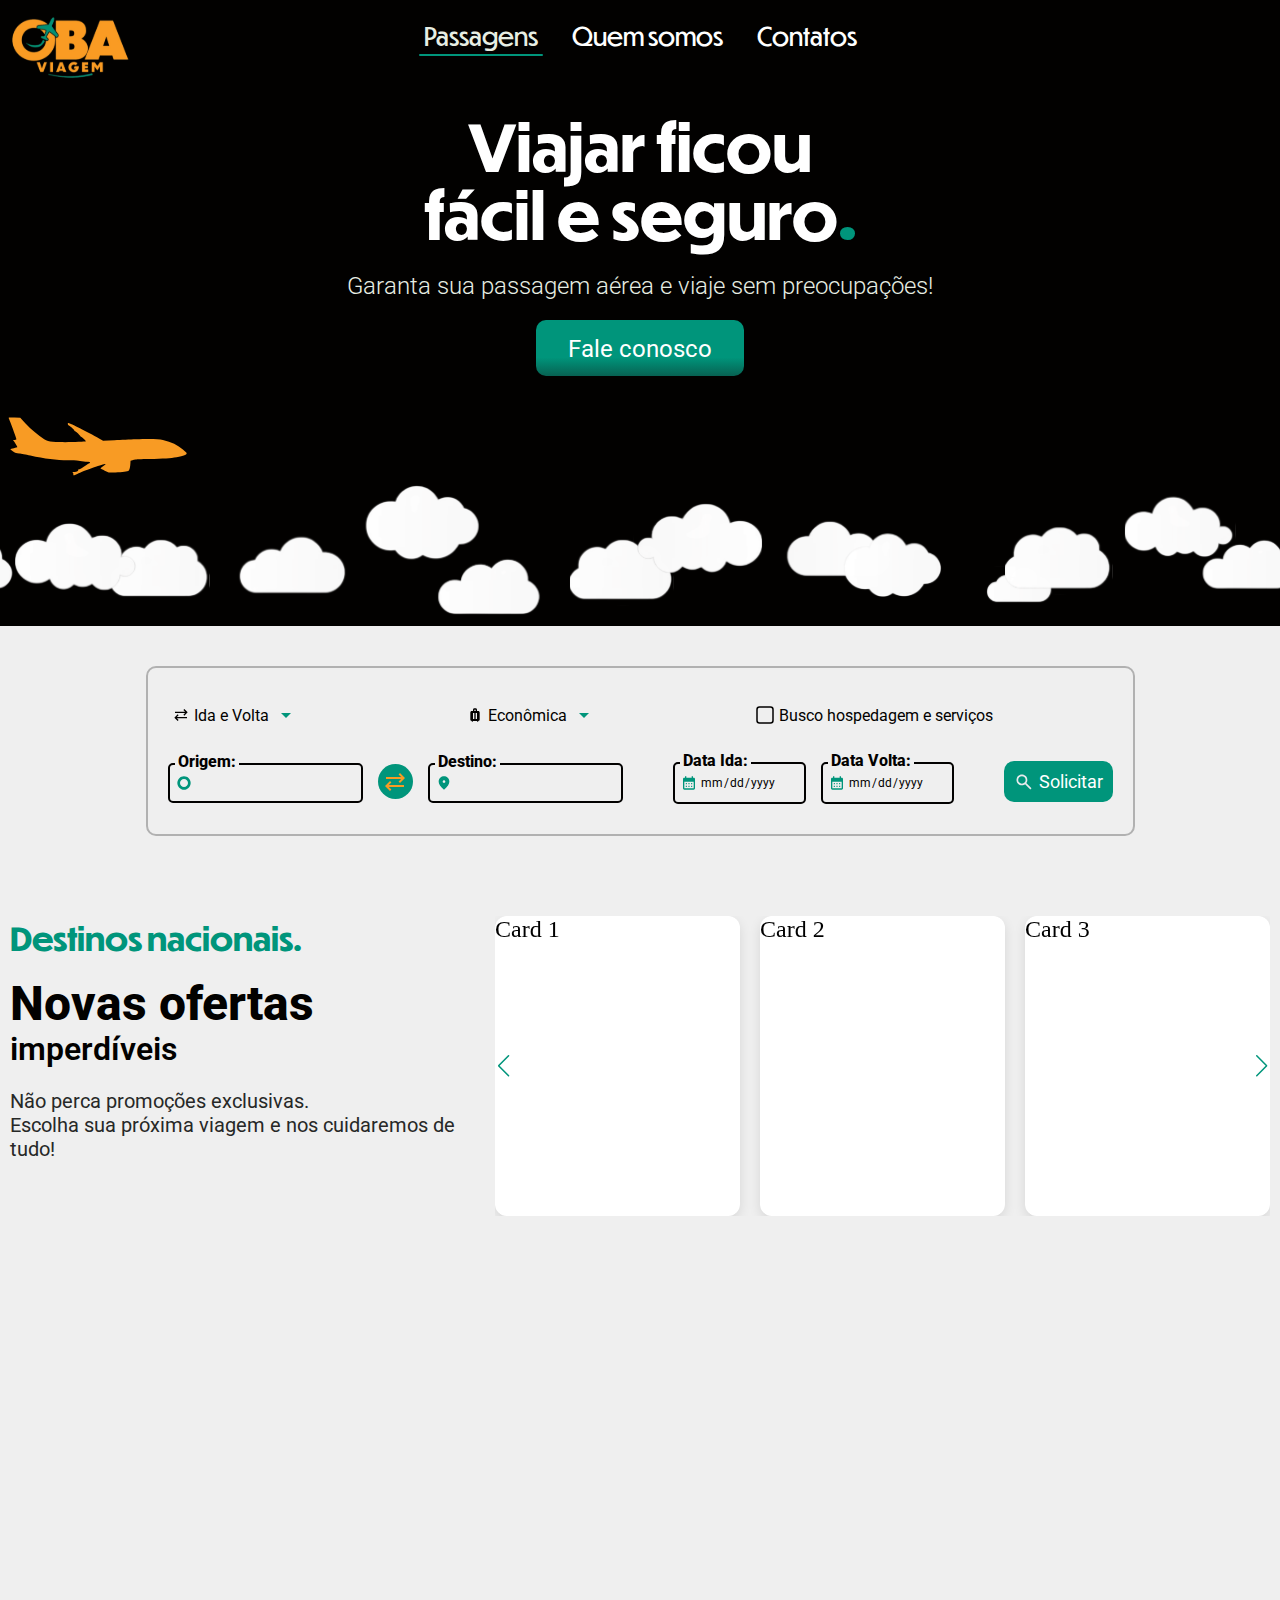
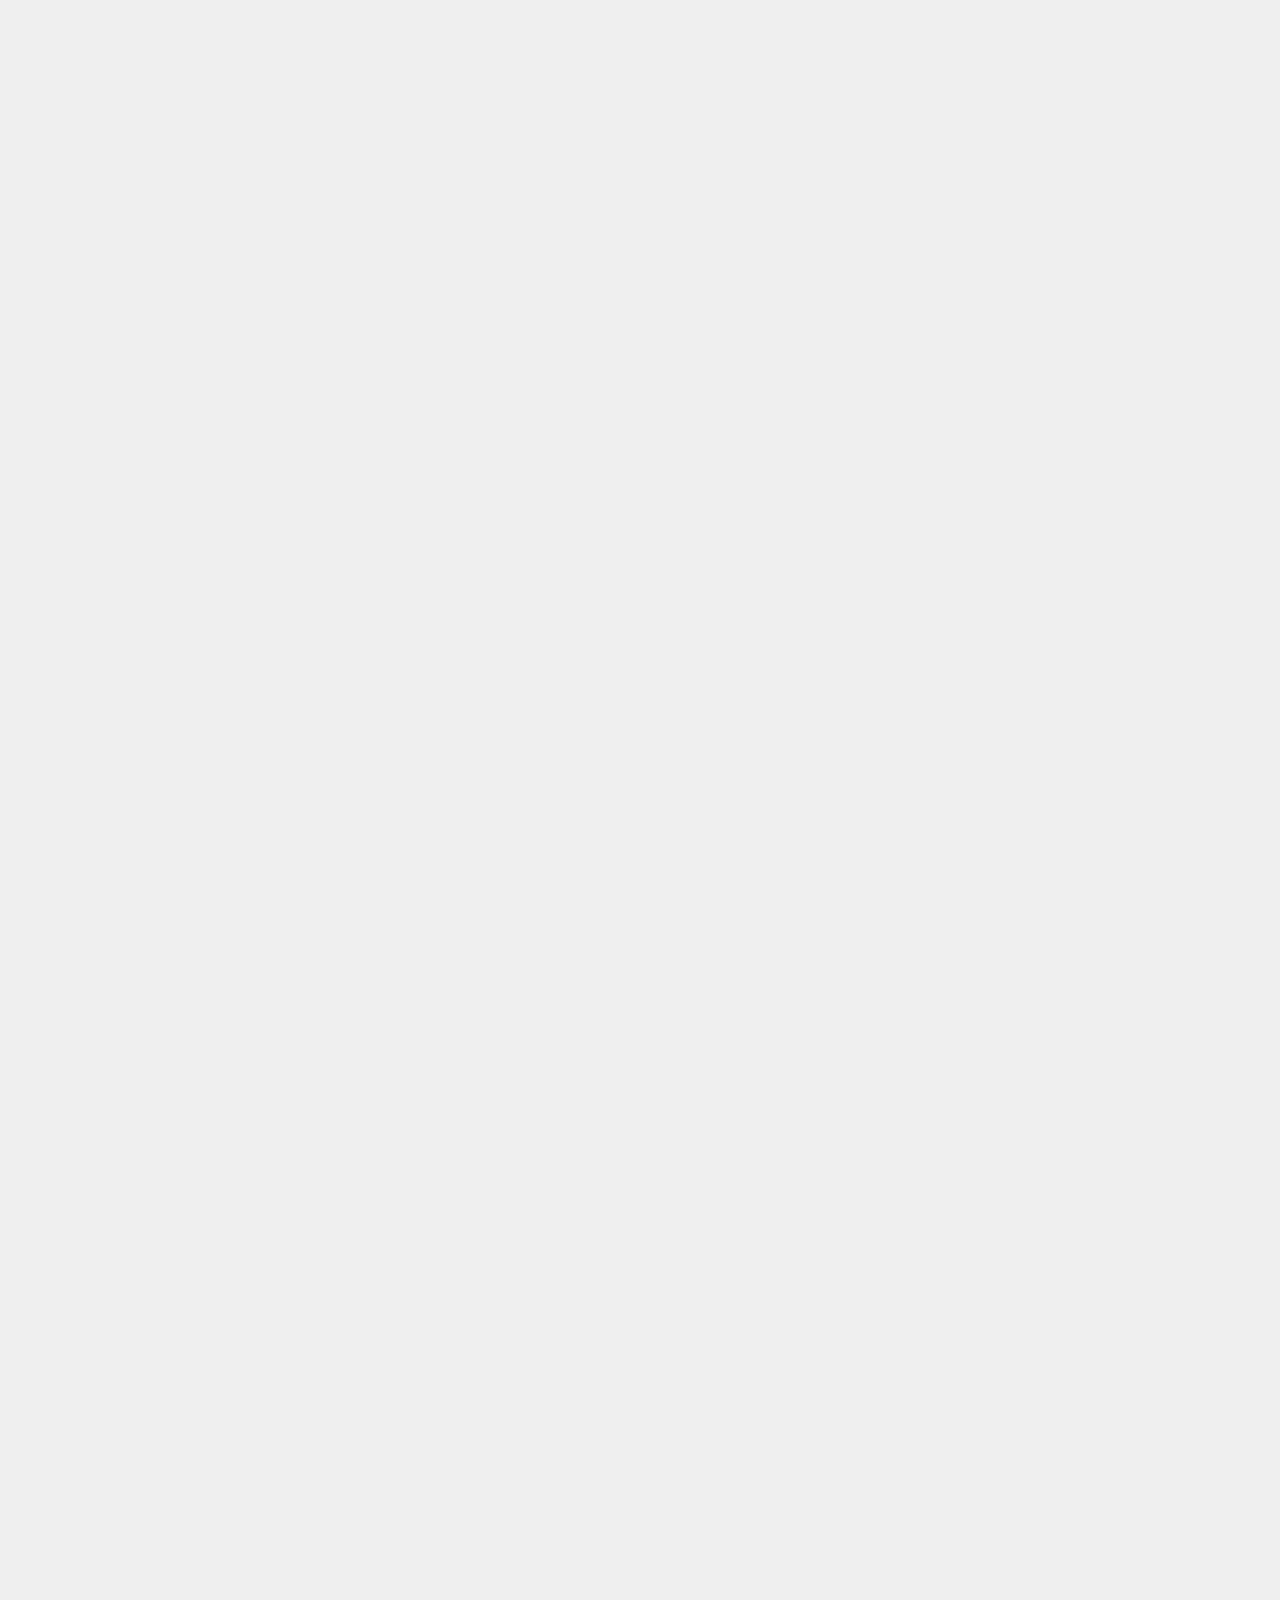
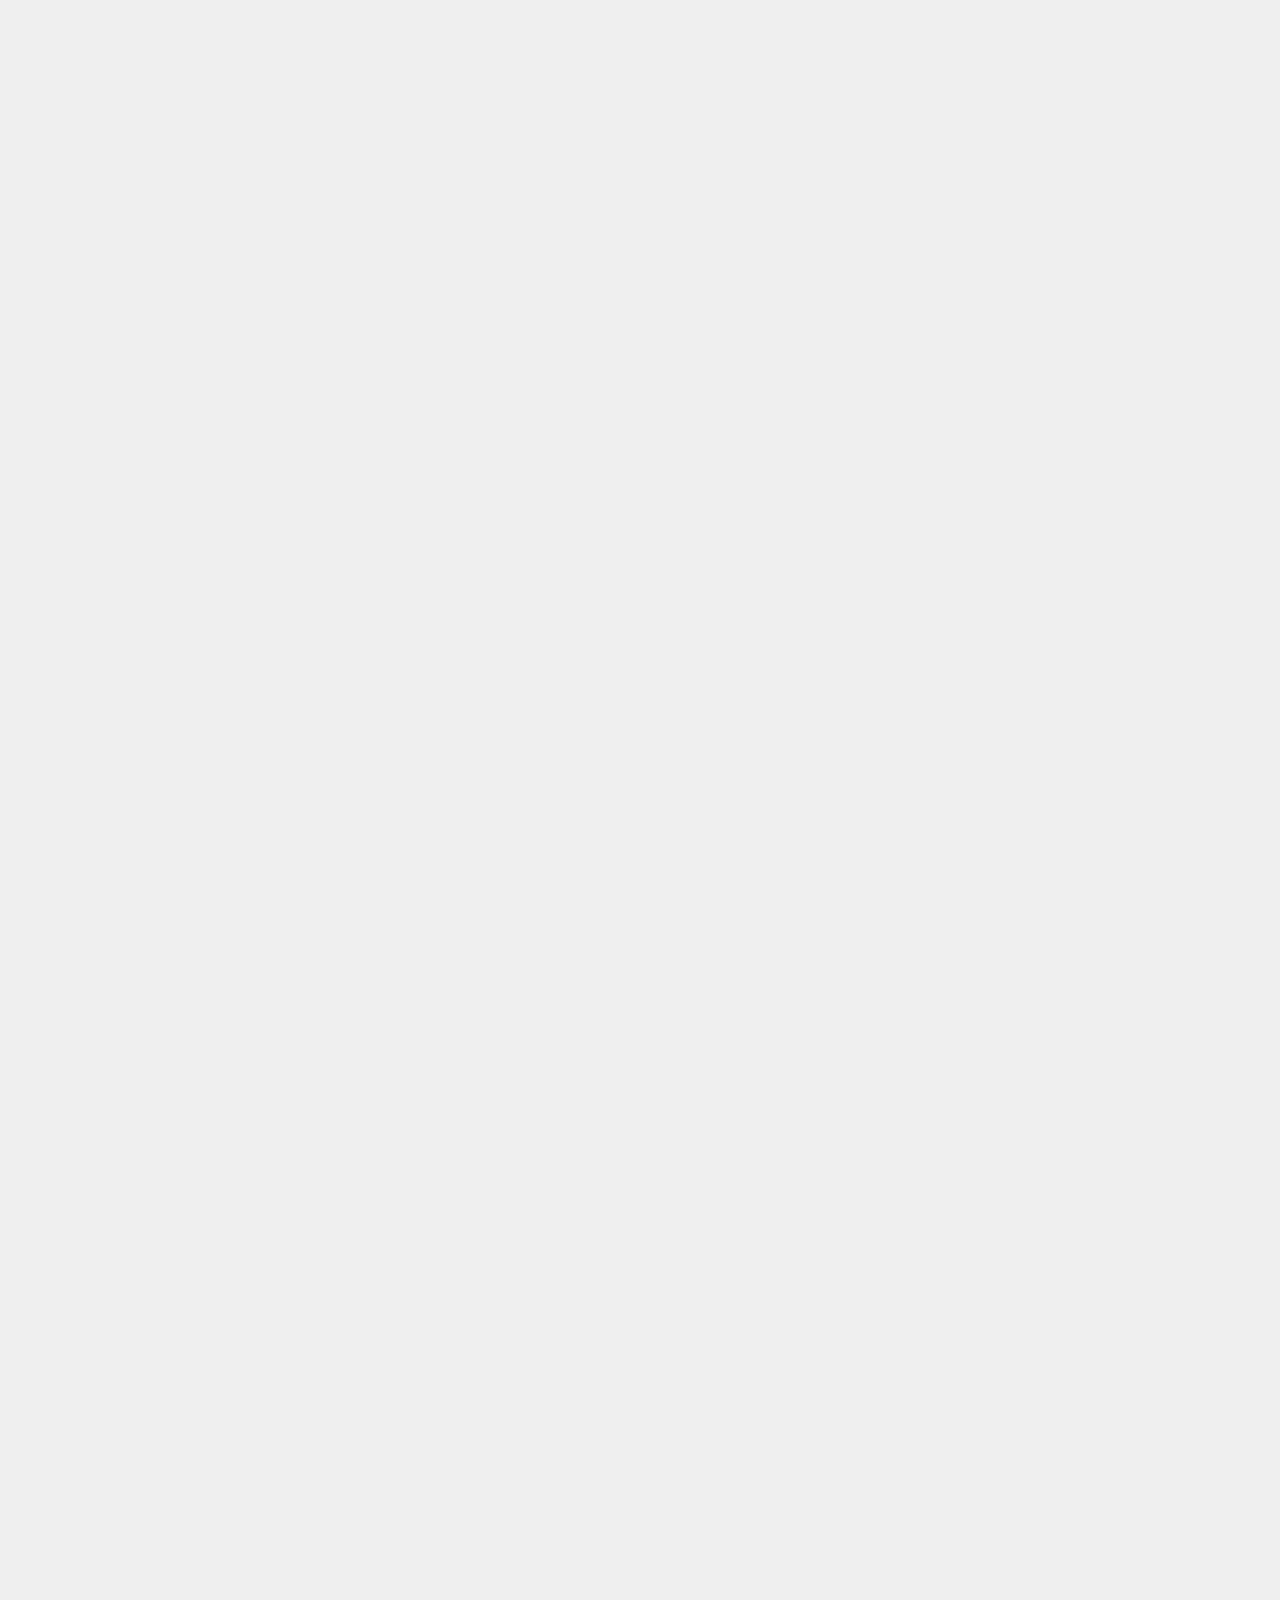
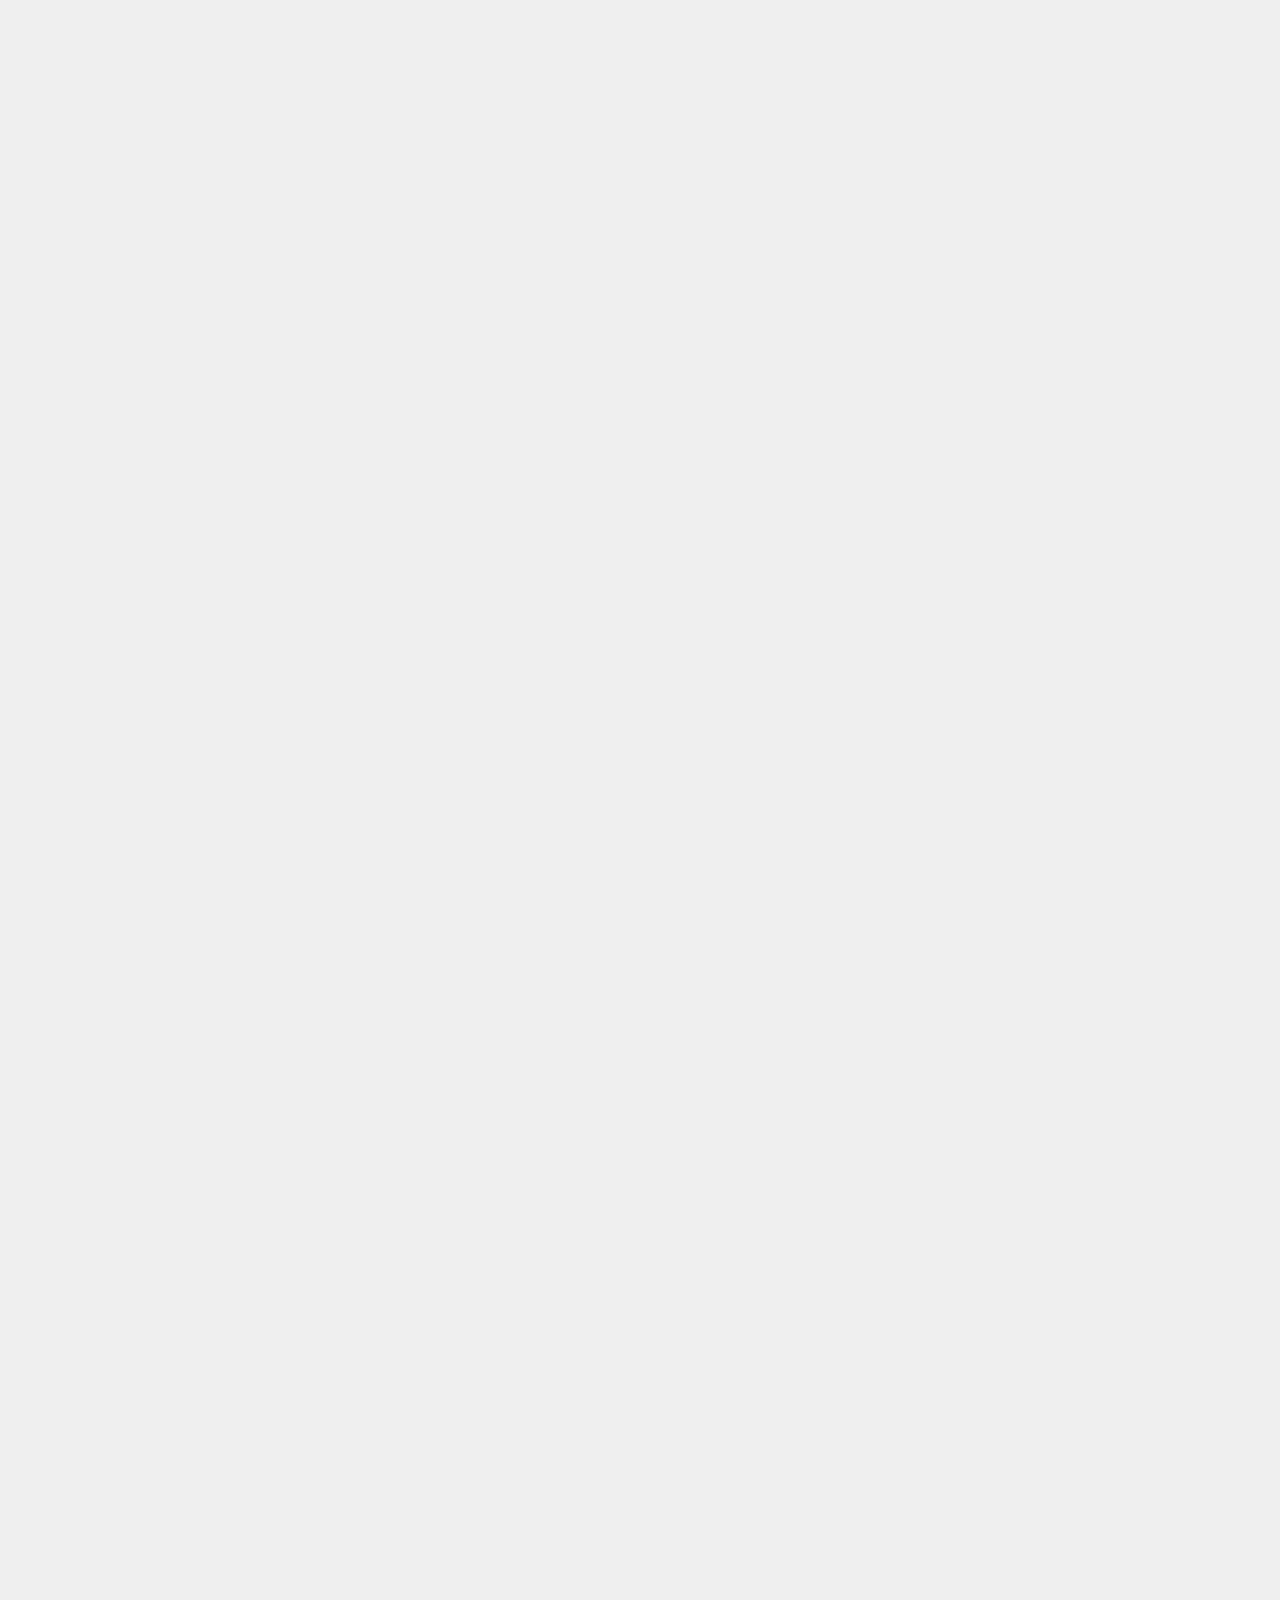
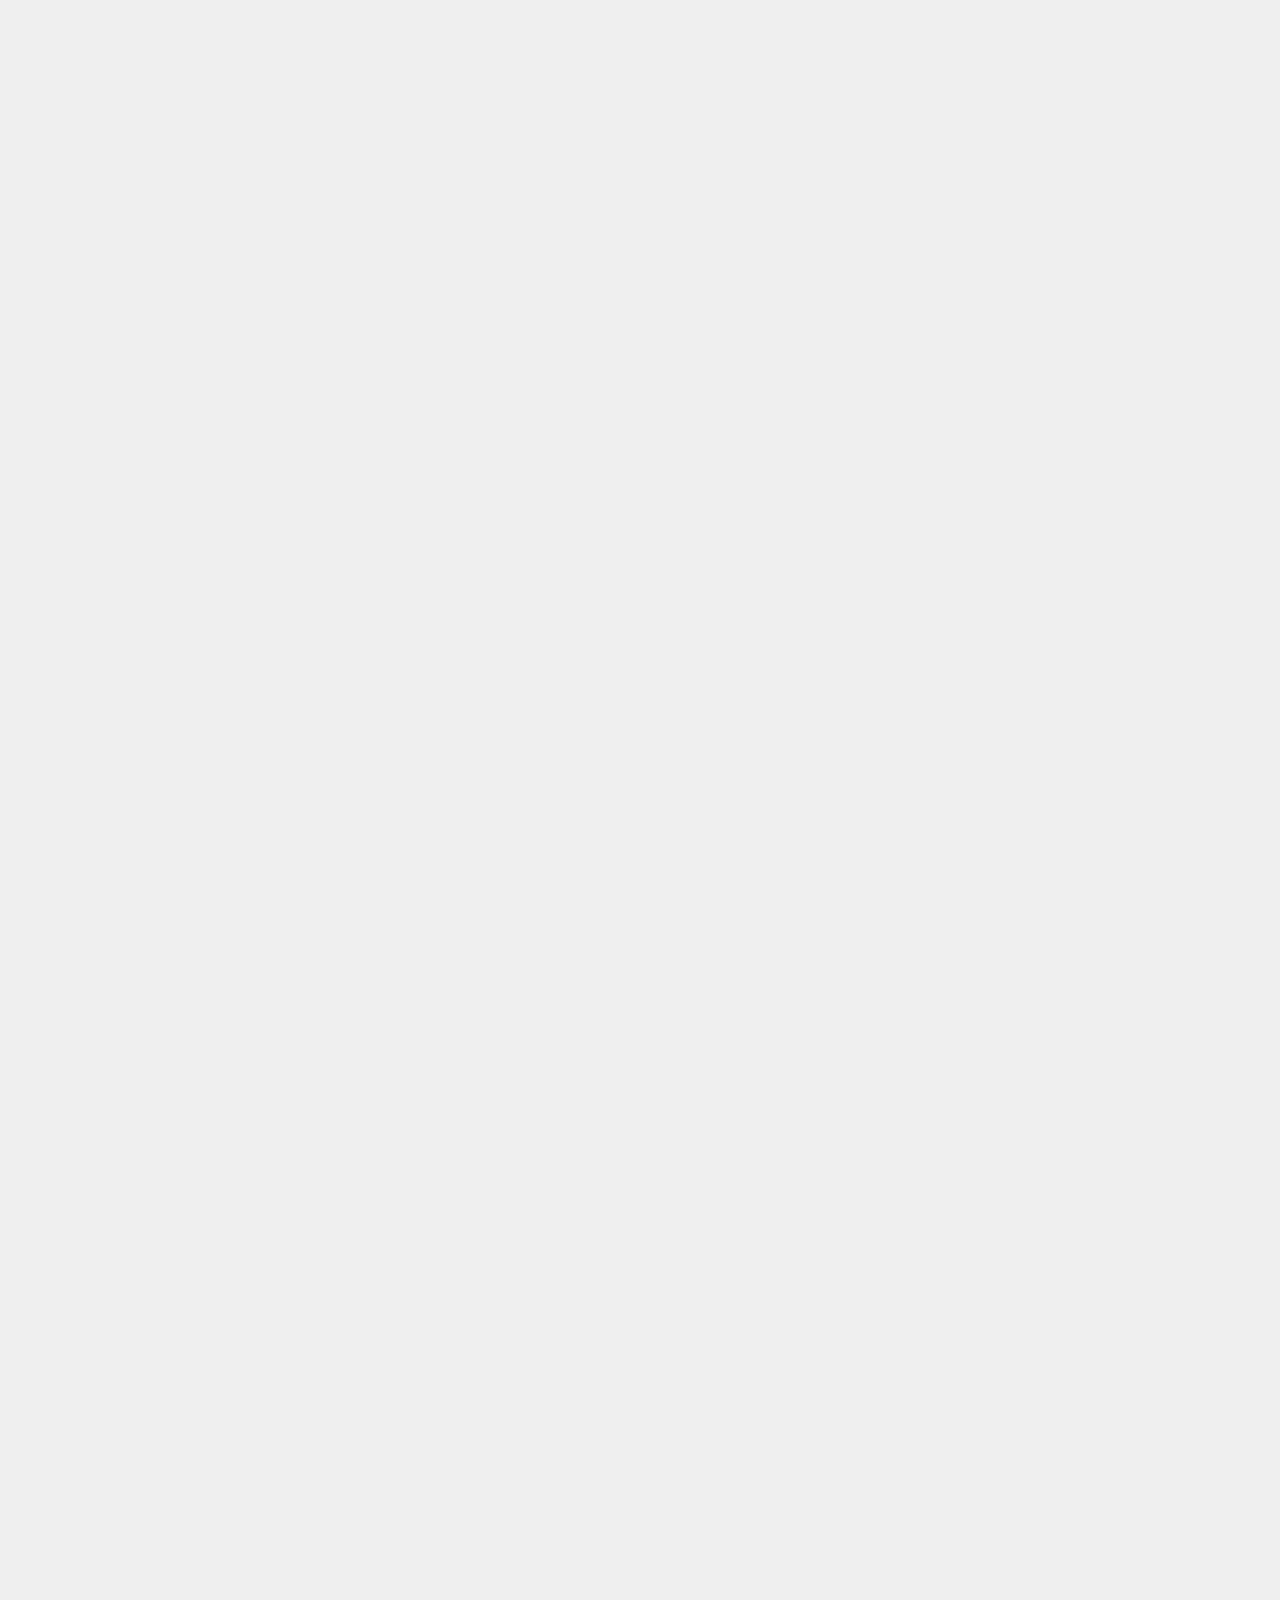
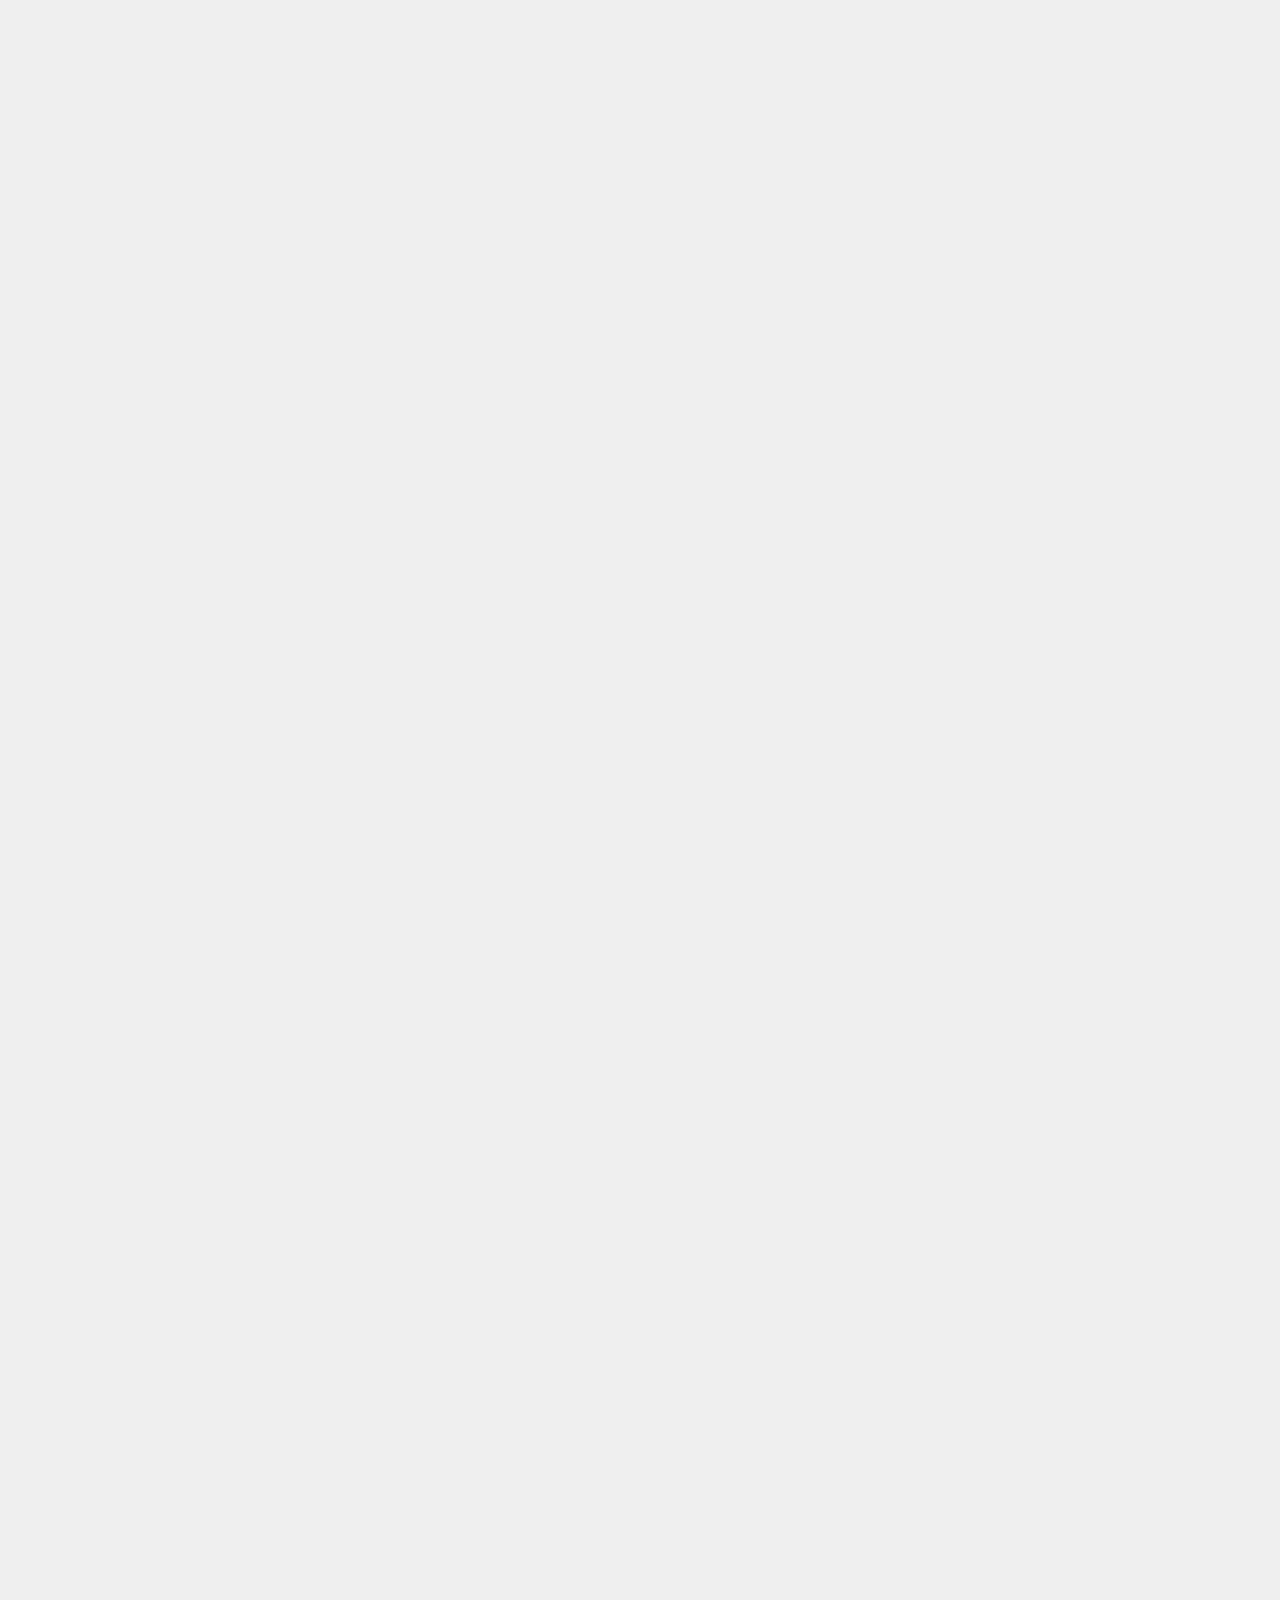
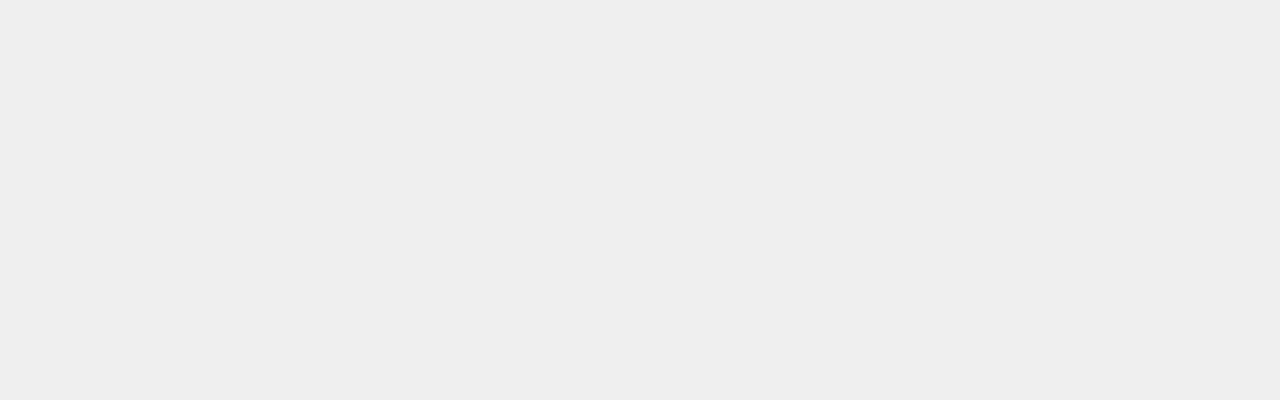
<file: index.html>
<!DOCTYPE html>
<html lang="pr-BR">
  <head>
    <meta charset="UTF-8" />
    <meta name="viewport" content="width=device-width, initial-scale=1.0" />
    <title>Document</title>
    <link rel="stylesheet" href="style.css" />
    <link rel="stylesheet" href="https://unpkg.com/swiper/swiper-bundle.min.css" />
    <link
      rel="stylesheet"
      href="https://cdn.jsdelivr.net/npm/swiper@11/swiper-bundle.min.css"
    />
    <link
      rel="stylesheet"
      href="https://cdn.jsdelivr.net/npm/swiper@11/swiper-bundle.min.css"
    />
  </head>

  <body>
    <div class="bc_B5">
      <div id="passasgens" class="container">
        <header>
          <img class="logo" src="img/logo.svg" alt="" />
          <nav class="fonte1 corB1 M">
            <a class="atual" href="#passasgens">Passagens</a>
            <a href="#quemsomos">Quem somos</a>
            <a href="#contato">Contatos</a>
          </nav>
        </header>

        <section id="home" class="parallax">
          <div class="text">
            <h1 class="fonte1 corB1 GG bold">
              Viajar ficou <br />
              fácil e seguro<span class="corA1 fonte3">.</span>
            </h1>
            <p class="fonte2 corA3 M">
              Garanta sua passagem aérea e viaje sem preocupações!
            </p>
            <button class="button1" onclick="enviarWhatsApp()">
              Fale conosco
            </button>
          </div>
          <div class="background-aviao"></div>
          <div class="background-nuvens"></div>
        </section>
      </div>
    </div>

    <section class="container containerSpace">
      <div class="div-form">
        <div class="div_asks">
          <div id="tipoVoo" class="select fonte2 corB5 D">
            <div class="selected">
              <div class="img_tipoVoo"></div>
              <p
                class="tipoVoo-textSelect"
                data-default="Ida e Volta"
                data-one="Ida"
              ></p>
              <img class="arrow" src="img/arrow_down.svg" alt="" />
            </div>
            <div class="options">
              <div title="IdaVolta">
                <input id="IdaVolta" name="option" type="radio" checked="" />
                <label
                  class="option"
                  for="IdaVolta"
                  data-txt="Ida e Volta"
                ></label>
              </div>
              <div title="Ida">
                <input id="Ida" name="option" type="radio" />
                <label class="option" for="Ida" data-txt="Ida"></label>
              </div>
            </div>
          </div>
          <div id="tipoClasse" class="select fonte2 corB5 D">
            <div class="selected">
              <img src="img/icon_bag.svg" alt="" />
              <p
                class="tipoClasse-textSelect"
                data-default="Econômica"
                data-one="Premium"
                data-two="Executiva"
              ></p>
              <img class="arrow" src="img/arrow_down.svg" alt="" />
            </div>
            <div class="options">
              <div title="Economica">
                <input id="economica" name="option1" type="radio" checked="" />
                <label
                  class="option1"
                  for="economica"
                  data-txt="Econômica"
                ></label>
              </div>
              <div title="Premium">
                <input id="premium" name="option1" type="radio" />
                <label class="option1" for="premium" data-txt="Premium"></label>
              </div>
              <div title="Executiva">
                <input id="executiva" name="option1" type="radio" />
                <label
                  class="option1"
                  for="executiva"
                  data-txt="Executiva"
                ></label>
              </div>
            </div>
          </div>
          <div id="hospedagem" class="fonte2 corB5 D">
            <div>
              <input type="checkbox" id="cbx" style="display: none" />
              <label for="cbx" class="check">
                <svg width="18px" height="18px" viewBox="0 0 18 18">
                  <path
                    d="M1,9 L1,3.5 C1,2 2,1 3.5,1 L14.5,1 C16,1 17,2 17,3.5 L17,14.5 C17,16 16,17 14.5,17 L3.5,17 C2,17 1,16 1,14.5 L1,9 Z"
                  ></path>
                  <polyline points="1 9 7 14 15 4"></polyline>
                </svg>
              </label>
            </div>
            <label for="cbx" class="check1">Busco hospedagem e serviços</label>
          </div>
        </div>

        <form action="post" id="form">
          <div class="input_locais">
            <div class="coolinput">
              <label for="input_origem" class="text label1 fonte2 D bold corB5"
                >Origem:</label
              >
              <label for="input_origem" class="label2">
                <img src="img/icon_Trip.svg" alt="" />
                <input
                  type="text"
                  placeholder=""
                  id="input_origem"
                  name="input_origem"
                  class="input fonte2 PP regular corB5"
                  required
                />
              </label>
            </div>

            <div class="input_detalhe"></div>

            <div class="coolinput">
              <label for="input_destino" class="text label1 fonte2 D bold corB5"
                >Destino:</label
              >
              <label for="input_destino" class="label2">
                <img src="img/icon_Location.svg" alt="" />
                <input
                  type="text"
                  placeholder=""
                  id="input_destino"
                  name="input_destino"
                  class="input fonte2 PP regular corB5"
                  required
                />
              </label>
            </div>
          </div>
          <div class="input_datas">
            <div class="coolinput">
              <label for="input_dataIda" class="text label1 fonte2 D bold corB5"
                >Data Ida:</label
              >
              <label for="input_dataIda" class="label2">
                <img src="img/icon_Calendar.svg" alt="" />
                <input
                  type="date"
                  placeholder=""
                  id="input_dataIda"
                  name="input_dataIda"
                  class="input fonte2 PP regular corB5"
                  required
                />
              </label>
            </div>
            <div class="coolinput" id="dataVolta">
              <label
                for="input_dataVolta"
                class="text label1 fonte2 D bold corB5"
                >Data Volta:</label
              >
              <label for="input_dataVolta" class="label2">
                <img src="img/icon_Calendar.svg" alt="" />
                <input
                  type="date"
                  placeholder=""
                  id="input_dataVolta"
                  name="input_dataVolta"
                  class="input fonte2 PP regular corB5"
                  required
                />
              </label>
            </div>
          </div>

          <label class="label_submit">
            <img src="img/icon_submit.svg" alt="" />
            <input
              type="submit"
              value=""
              class="input_submit"
              id="input_submit"
            />
            <p class="fonte2 corB1 PP">Solicitar</p>
          </label>
        </form>
      </div>
    </section>

    <section
      id="destinosNacionais"
      class="container containerSpace containerSection"
    >
      <div class="div-infos">
        <h2 class="fonte1 corA1 MM">
          Destinos nacionais<span class="fonte3">.</span>
        </h2>
        <h3 class="fonte2 corB5 G LH_G bold">
          Novas ofertas <br />
          <span class="fonte2 corB5 MM semiBold">imperdíveis</span>
        </h3>
        <p class="fonte2 corB4 P regular">
          Não perca promoções exclusivas. <br />
          Escolha sua próxima viagem e nos cuidaremos de tudo!
        </p>
      </div>
      <div class="carousel1-container">
        <div class="swiper">
          <div class="swiper-wrapper">
            <div class="swiper-slide">Card 1</div>
            <div class="swiper-slide">Card 2</div>
            <div class="swiper-slide">Card 3</div>
            <div class="swiper-slide">Card 4</div>
            <div class="swiper-slide">Card 5</div>
          </div>
        </div>
        <div class="pagination_">
          <div class="swiper-button-prev"></div>
          <div class="swiper-button-next"></div>
        </div>
      </div>
    </section>

    <script src="https://unpkg.com/swiper/swiper-bundle.min.js"></script>
    <script src="https://cdn.jsdelivr.net/npm/swiper@11/swiper-bundle.min.js"></script>
    <script src="JS/homeAnimation.js"></script>
    <script src="JS/mngWpp.js"></script>
    <script src="JS/carousel1.js"></script>
  </body>
</html>
</file>
<file: style.css>
@import "estilos/cores.css";
@import "estilos/fontes.css";
@import "estilos/utilitarios.css";
@import "estilos/header.css";
@import "estilos/home.css";
@import "estilos/formSolicitar.css";
@import "estilos/formSolicitarButtons.css";
@import "estilos/sections.css";
@import "estilos/carousel1.css";

@import url("https://fonts.googleapis.com/css2?family=Poppins:ital,wght@0,100;0,200;0,300;0,400;0,500;0,600;0,700;0,800;0,900;1,100;1,200;1,300;1,400;1,500;1,600;1,700;1,800;1,900&family=Roboto:ital,wght@0,100..900;1,100..900&display=swap");
@font-face {
  font-family: "DunbarTall";
  src: url("/fonts/dunbarTall-regular.eot");
  src: url("/fonts/dunbarTall-regular.eot?#iefix") format("embedded-opentype"),
    url("/fonts/dunbarTall-regular.woff2") format("woff2"),
    url("/fonts/dunbarTall-regular.woff") format("woff");
  font-weight: 400;
  font-style: normal;
}

/* Fonte Bold */
@font-face {
  font-family: "DunbarTall";
  src: url("/fonts/dunbarTall-bold.eot");
  src: url("/fonts/dunbarTall-Bold.eot?#iefix") format("embedded-opentype"),
    url("/fonts/dunbarTall-bold.woff2") format("woff2"),
    url("/fonts/dunbarTall-bold.woff") format("woff");
  font-weight: 700;
  font-style: normal;
}

* {
  margin: 0;
  padding: 0;
  box-sizing: border-box;
}

body {
  background-color: var(--corB2);
  height: 10000px;
}

.container {
  position: relative;
  margin: 0 auto;
  max-width: 1440px;
}
.containerSpace {
  padding-left: 10px;
  padding-right: 10px;
}

.containerSection{
  margin-top: 80px;
}
</file>
